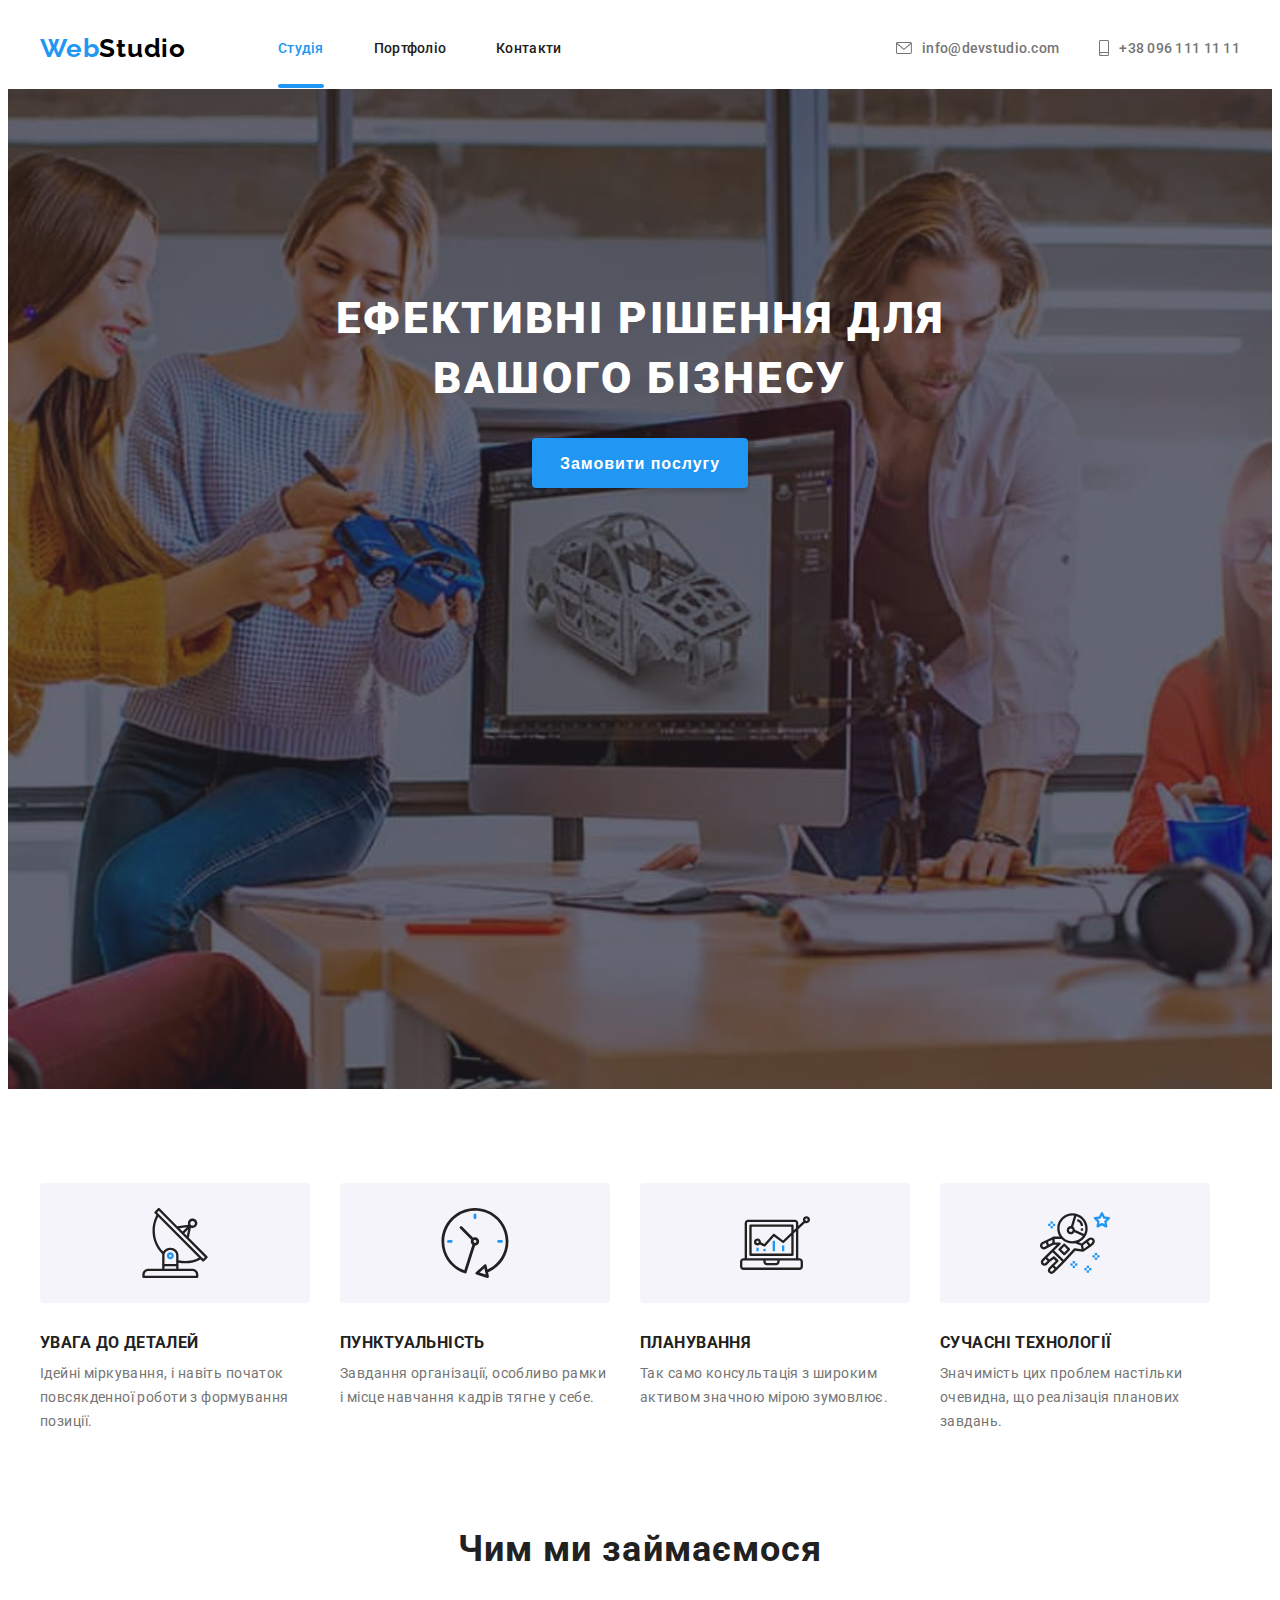
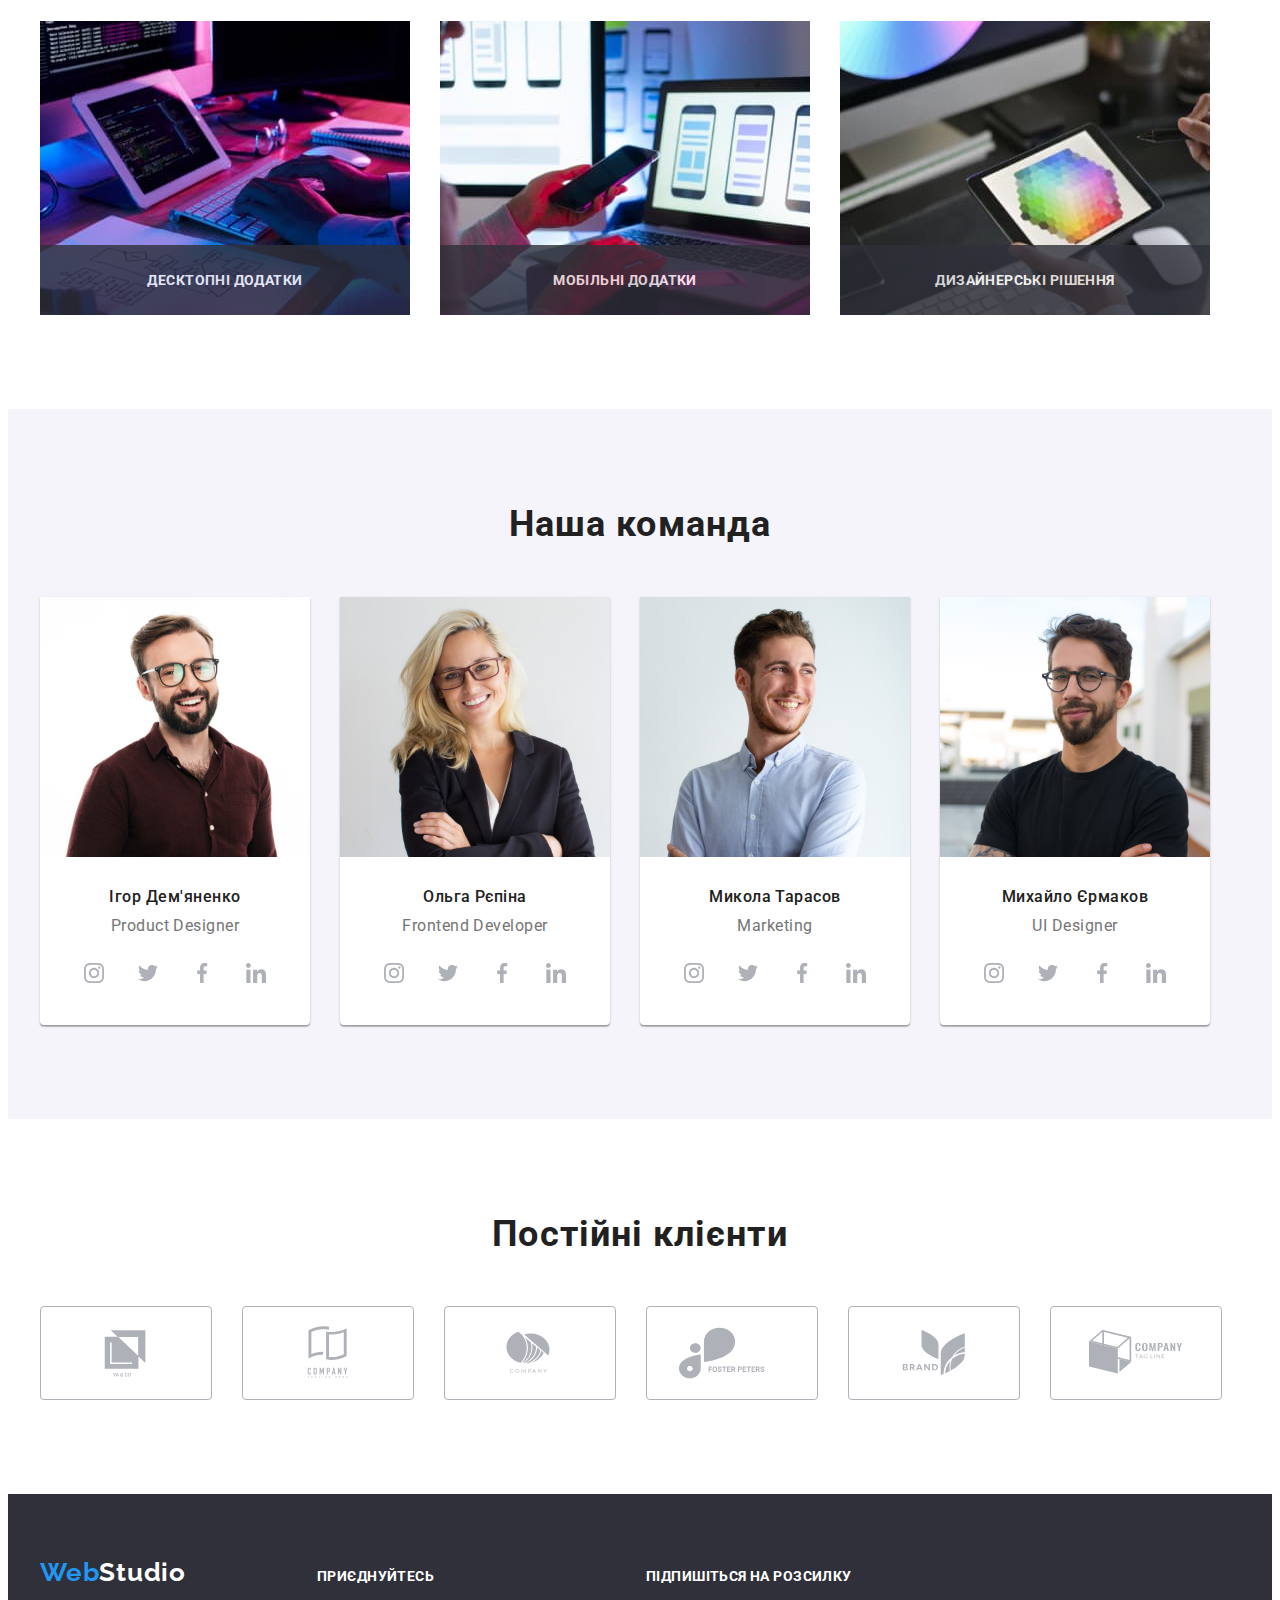
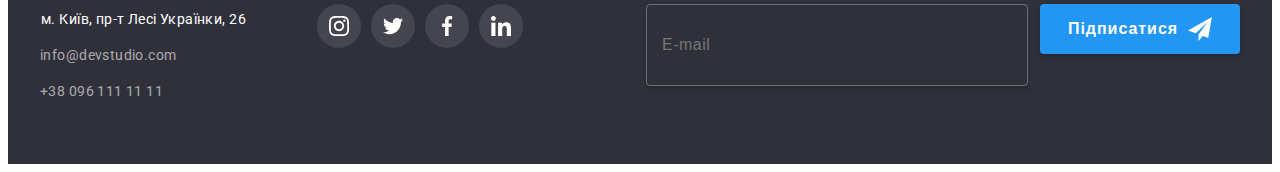
<file: index.html>
<!DOCTYPE html>
<html lang="uk-UA">
  <head>
    <meta charset="UTF-8" />
    <meta name="viewport" content="width=device-width, initial-scale=1.0" />
    <title>Студія</title>
    <link
      href="https://fonts.googleapis.com/css2?family=Raleway:wght@700&family=Roboto:wght@400;500;700;900&display=swap"
      rel="stylesheet"
    />
    <link
      rel="stylesheet"
      href="https://cdnjs.cloudflare.com/ajax/libs/modern-normalize/2.0.0/modern-normalize.min.css"
      integrity="sha512-4xo8blKMVCiXpTaLzQSLSw3KFOVPWhm/TRtuPVc4WG6kUgjH6J03IBuG7JZPkcWMxJ5huwaBpOpnwYElP/m6wg=="
      crossorigin="anonymous"
      referrerpolicy="no-referrer"
    />
    <link rel="stylesheet" href="./css/main.min.css" />
  </head>
  <body>
    <!-- Шапка -->

    <header class="header">
      <div class="header__container container">
        <div class="logo">
          <a class="logo__link link" href="./index.html"
            >Web<span class="logo__text logo__text--black">Studio</span></a
          >
        </div>

        <nav class="nav">
          <ul class="nav__list list">
            <li class="nav__item">
              <a class="nav__link nav__link--current link" href="./index.html"
                >Студія</a
              >
            </li>
            <li class="nav__item">
              <a class="nav__link link" href="./portfolio.html">Портфоліо</a>
            </li>
            <li class="nav__item">
              <a class="nav__link link" href="">Контакти</a>
            </li>
          </ul>
        </nav>

        <ul class="info list">
          <li class="info__item">
            <a class="info__link link" href="mailto:info@devstudio.com">
              <svg class="info__icon" width="16" height="12">
                <use href="./images/icons/sprite.svg#envelope"></use>
              </svg>
              info@devstudio.com</a
            >
          </li>
          <li class="info__item">
            <a class="info__link link" href="tel:380961111111">
              <svg class="info__icon" width="10" height="16">
                <use href="./images/icons/sprite.svg#smartphone"></use>
              </svg>
              +38 096 111 11 11</a
            >
          </li>
        </ul>
      </div>
    </header>

    <main>
      <!-- Герой -->

      <section class="hero section overlay-bg">
        <div class="container">
          <h1 class="hero__title">Ефективні рішення для вашого бізнесу</h1>

          <button class="hero__btn modal-window-open-btn" type="button">
            Замовити послугу
          </button>

          <div class="backdrop is-hidden">
            <div class="modal-window">
              <button class="modal-window-close-btn" type="button">
                <svg class="modal-window-close-icon" width="18" height="18">
                  <use href="./images/icons/sprite.svg#icon-close"></use>
                </svg>
              </button>

              <form class="modal-form">
                <b class="modal-form__title">
                  Залиште свої дані, ми вам передзвонимо
                </b>

                <label class="modal-form__field"
                  ><span class="modal-form__label">Ім'я</span>
                  <input
                    class="modal-form__input"
                    type="text"
                    name="user-name"
                  />
                  <svg class="modal-form__icon" width="18" height="18">
                    <use href="./images/icons/sprite.svg#person-black"></use>
                  </svg>
                </label>

                <label class="modal-form__field"
                  ><span class="modal-form__label">Телефон</span>
                  <input
                    class="modal-form__input"
                    type="tel"
                    name="user-phone"
                  />
                  <svg class="modal-form__icon" width="18" height="18">
                    <use href="./images/icons/sprite.svg#phone-black"></use>
                  </svg>
                </label>

                <label class="modal-form__field"
                  ><span class="modal-form__label">Пошта</span>
                  <input
                    class="modal-form__input"
                    type="email"
                    name="user-email"
                  />
                  <svg class="modal-form__icon" width="18" height="18">
                    <use href="./images/icons/sprite.svg#email-black"></use>
                  </svg>
                </label>

                <!-- Textarea -->

                <label class="modal-form__field"
                  ><span class="modal-form__label">Коментар</span>
                  <textarea
                    class="modal-form__textarea"
                    name="user-comment"
                    placeholder="Введіть текст"
                  ></textarea>
                </label>

                <!-- Checkbox -->

                <label class="modal-form__policy">
                  <input
                    class="modal-form__checkbox visually-hidden"
                    type="checkbox"
                    name="user-contract"
                  />

                  <span class="modal-form__checkbox-custom">
                    <svg
                      class="modal-form__checkbox-icon"
                      width="16"
                      height="15"
                    >
                      <use href="./images/icons/sprite.svg#icon-check"></use>
                    </svg>
                  </span>

                  Погоджуюся з розсилкою та приймаю
                  <a
                    class="modal-form__checkbox-link"
                    href=""
                    target="_blank"
                    rel="noopener noreferrer"
                    >Умови договору</a
                  >
                </label>

                <button class="modal-form__btn" type="submit">
                  Відправити
                </button>
              </form>
            </div>
          </div>
        </div>
      </section>

      <!-- Особливості -->

      <section class="features section">
        <div class="container">
          <h2 class="visually-hidden">Особливості</h2>

          <ul class="features__list list">
            <li class="features__item">
              <div class="features__icon-box">
                <svg class="features__icon" width="70" height="70">
                  <use href="./images/icons/sprite.svg#antenna"></use>
                </svg>
              </div>
              <h3 class="features__title">УВАГА ДО ДЕТАЛЕЙ</h3>
              <p class="features__text">
                Ідейні міркування, і навіть початок повсякденної роботи з
                формування позиції.
              </p>
            </li>

            <li class="features__item">
              <div class="features__icon-box">
                <svg class="features__icon" width="70" height="70">
                  <use href="./images/icons/sprite.svg#clock"></use>
                </svg>
              </div>
              <h3 class="features__title">ПУНКТУАЛЬНІСТЬ</h3>
              <p class="features__text">
                Завдання організації, особливо рамки і місце навчання кадрів
                тягне у себе.
              </p>
            </li>

            <li class="features__item">
              <div class="features__icon-box">
                <svg class="features__icon" width="70" height="70">
                  <use href="./images/icons/sprite.svg#diagram"></use>
                </svg>
              </div>
              <h3 class="features__title">ПЛАНУВАННЯ</h3>
              <p class="features__text">
                Так само консультація з широким активом значною мірою зумовлює.
              </p>
            </li>

            <li class="features__item">
              <div class="features__icon-box">
                <svg class="features__icon" width="70" height="70">
                  <use href="./images/icons/sprite.svg#astronaut"></use>
                </svg>
              </div>
              <h3 class="features__title">СУЧАСНІ ТЕХНОЛОГІЇ</h3>
              <p class="features__text">
                Значимість цих проблем настільки очевидна, що реалізація
                планових завдань.
              </p>
            </li>
          </ul>
        </div>
      </section>

      <!-- Чим ми займаємося -->

      <section class="examples section">
        <div class="container">
          <h2 class="examples__title">Чим ми займаємося</h2>

          <ul class="examples__list list">
            <li class="examples__item">
              <div class="examples__img">
                <img
                  src="./images/examples/pc.jpg"
                  alt="Люитина за комп'ютером"
                  width="370"
                  height="294"
                />
                <p class="examples__text">Десктопні додатки</p>
              </div>
            </li>

            <li class="examples__item">
              <div class="examples__img">
                <img
                  src="./images/examples/phone.jpg"
                  alt="Люитина з телефоном"
                  width="370"
                  height="294"
                />
                <p class="examples__text">Мобільні додатки</p>
              </div>
            </li>

            <li class="examples__item">
              <div class="examples__img">
                <img
                  src="./images/examples/tablet.jpg"
                  alt="Люитина з планшетом"
                  width="370"
                  height="294"
                />
                <p class="examples__text">Дизайнерські рішення</p>
              </div>
            </li>
          </ul>
        </div>
      </section>

      <!-- Наша команда -->

      <section class="team section">
        <div class="container">
          <h2 class="team__title">Наша команда</h2>

          <ul class="team__list list">
            <li class="team__item">
              <div class="card">
                <img
                  class="card__img"
                  src="./images/team/igor.jpg"
                  alt="Фото Ігор Дем'яненко"
                  width="270"
                  height="260"
                />
                <h3 class="card__title">Ігор Дем'яненко</h3>
                <p class="card__text">Product Designer</p>

                <div class="socials">
                  <ul class="socials__list list">
                    <li class="socials__item">
                      <a
                        class="socials__link link"
                        href=""
                        target="_blank"
                        aria-label="іконка Instagram"
                      >
                        <svg class="socials__icon" width="20" height="20">
                          <use href="./images/icons/sprite.svg#instagram"></use>
                        </svg>
                      </a>
                    </li>
                    <li class="socials__item">
                      <a
                        class="socials__link link"
                        href=""
                        target="_blank"
                        aria-label="іконка Twitter"
                      >
                        <svg class="socials__icon" width="20" height="20">
                          <use href="./images/icons/sprite.svg#twitter"></use>
                        </svg>
                      </a>
                    </li>
                    <li class="socials__item">
                      <a
                        class="socials__link link"
                        href=""
                        target="_blank"
                        aria-label="іконка Facebook"
                      >
                        <svg class="socials__icon" width="20" height="20">
                          <use href="./images/icons/sprite.svg#facebook"></use>
                        </svg>
                      </a>
                    </li>
                    <li class="socials__item">
                      <a
                        class="socials__link link"
                        href=""
                        target="_blank"
                        aria-label="іконка Linkedin"
                      >
                        <svg class="socials__icon" width="20" height="20">
                          <use href="./images/icons/sprite.svg#linkedin"></use>
                        </svg>
                      </a>
                    </li>
                  </ul>
                </div>
              </div>
            </li>

            <li class="team__item">
              <div class="card">
                <img
                  class="card__img"
                  src="./images/team/olya.jpg"
                  alt="Фото Ольга Рєпіна"
                  width="270"
                  height="260"
                />
                <h3 class="card__title">Ольга Рєпіна</h3>
                <p class="card__text">Frontend Developer</p>

                <ul class="socials__list list">
                  <li class="socials__item">
                    <a
                      class="socials__link link"
                      href=""
                      target="_blank"
                      aria-label="іконка Instagram"
                    >
                      <svg class="socials__icon" width="20" height="20">
                        <use href="./images/icons/sprite.svg#instagram"></use>
                      </svg>
                    </a>
                  </li>
                  <li class="socials__item">
                    <a
                      class="socials__link link"
                      href=""
                      target="_blank"
                      aria-label="іконка Twitter"
                    >
                      <svg class="socials__icon" width="20" height="20">
                        <use href="./images/icons/sprite.svg#twitter"></use>
                      </svg>
                    </a>
                  </li>
                  <li class="socials__item">
                    <a
                      class="socials__link link"
                      href=""
                      target="_blank"
                      aria-label="іконка Facebook"
                    >
                      <svg class="socials__icon" width="20" height="20">
                        <use href="./images/icons/sprite.svg#facebook"></use>
                      </svg>
                    </a>
                  </li>
                  <li class="socials__item">
                    <a
                      class="socials__link link"
                      href=""
                      target="_blank"
                      aria-label="іконка Linkedin"
                    >
                      <svg class="socials__icon" width="20" height="20">
                        <use href="./images/icons/sprite.svg#linkedin"></use>
                      </svg>
                    </a>
                  </li>
                </ul>
              </div>
            </li>

            <li class="team__item">
              <div class="card">
                <img
                  class="card__img"
                  src="./images/team/kolya.jpg"
                  alt="Фото Микола Тарасов"
                  width="270"
                  height="260"
                />
                <h3 class="card__title">Микола Тарасов</h3>
                <p class="card__text">Marketing</p>

                <ul class="socials__list list">
                  <li class="socials__item">
                    <a
                      class="socials__link link"
                      href=""
                      target="_blank"
                      aria-label="іконка Instagram"
                    >
                      <svg class="socials__icon" width="20" height="20">
                        <use href="./images/icons/sprite.svg#instagram"></use>
                      </svg>
                    </a>
                  </li>
                  <li class="socials__item">
                    <a
                      class="socials__link link"
                      href=""
                      target="_blank"
                      aria-label="іконка Twitter"
                    >
                      <svg class="socials__icon" width="20" height="20">
                        <use href="./images/icons/sprite.svg#twitter"></use>
                      </svg>
                    </a>
                  </li>
                  <li class="socials__item">
                    <a
                      class="socials__link link"
                      href=""
                      target="_blank"
                      aria-label="іконка Facebook"
                    >
                      <svg class="socials__icon" width="20" height="20">
                        <use href="./images/icons/sprite.svg#facebook"></use>
                      </svg>
                    </a>
                  </li>
                  <li class="socials__item">
                    <a
                      class="socials__link link"
                      href=""
                      target="_blank"
                      aria-label="іконка Linkedin"
                    >
                      <svg class="socials__icon" width="20" height="20">
                        <use href="./images/icons/sprite.svg#linkedin"></use>
                      </svg>
                    </a>
                  </li>
                </ul>
              </div>
            </li>

            <li class="team__item">
              <div class="card">
                <img
                  class="card__img"
                  src="./images/team/misha.jpg"
                  alt="Фото Михайло Єрмаков"
                  width="270"
                  height="260"
                />
                <h3 class="card__title">Михайло Єрмаков</h3>
                <p class="card__text">UI Designer</p>

                <ul class="socials__list list">
                  <li class="socials__item">
                    <a
                      class="socials__link link"
                      href=""
                      target="_blank"
                      aria-label="іконка Instagram"
                    >
                      <svg class="socials__icon" width="20" height="20">
                        <use href="./images/icons/sprite.svg#instagram"></use>
                      </svg>
                    </a>
                  </li>
                  <li class="socials__item">
                    <a
                      class="socials__link link"
                      href=""
                      target="_blank"
                      aria-label="іконка Twitter"
                    >
                      <svg class="socials__icon" width="20" height="20">
                        <use href="./images/icons/sprite.svg#twitter"></use>
                      </svg>
                    </a>
                  </li>
                  <li class="socials__item">
                    <a
                      class="socials__link link"
                      href=""
                      target="_blank"
                      aria-label="іконка Facebook"
                    >
                      <svg class="socials__icon" width="20" height="20">
                        <use href="./images/icons/sprite.svg#facebook"></use>
                      </svg>
                    </a>
                  </li>
                  <li class="socials__item">
                    <a
                      class="socials__link link"
                      href=""
                      target="_blank"
                      aria-label="іконка Linkedin"
                    >
                      <svg class="socials__icon" width="20" height="20">
                        <use href="./images/icons/sprite.svg#linkedin"></use>
                      </svg>
                    </a>
                  </li>
                </ul>
              </div>
            </li>
          </ul>
        </div>
      </section>

      <!-- Постійні клієнти -->

      <section class="clients section">
        <div class="container">
          <h2 class="clients__title">Постійні клієнти</h2>

          <ul class="clients__list list">
            <li class="clients__item">
              <a class="clients__link link" href="">
                <svg class="clients__icon" width="106" height="60">
                  <use href="./images/icons/sprite.svg#client-1"></use>
                </svg>
              </a>
            </li>
            <li class="clients__item">
              <a class="clients__link link" href="">
                <svg class="clients__icon" width="106" height="60">
                  <use href="./images/icons/sprite.svg#client-2"></use>
                </svg>
              </a>
            </li>
            <li class="clients__item">
              <a class="clients__link link" href="">
                <svg class="clients__icon" width="106" height="60">
                  <use href="./images/icons/sprite.svg#client-3"></use>
                </svg>
              </a>
            </li>
            <li class="clients__item">
              <a class="clients__link link" href="">
                <svg class="clients__icon" width="106" height="60">
                  <use href="./images/icons/sprite.svg#client-4"></use>
                </svg>
              </a>
            </li>
            <li class="clients__item">
              <a class="clients__link link" href="">
                <svg class="clients__icon" width="106" height="60">
                  <use href="./images/icons/sprite.svg#client-5"></use>
                </svg>
              </a>
            </li>
            <li class="clients__item">
              <a class="clients__link link" href="">
                <svg class="clients__icon" width="106" height="60">
                  <use href="./images/icons/sprite.svg#client-6"></use>
                </svg>
              </a>
            </li>
          </ul>
        </div>
      </section>
    </main>

    <!-- Підвал -->

    <footer class="footer">
      <div class="footer__container container">
        <div class="footer__address">
          <div class="logo">
            <a class="logo__link link" href="./index.html"
              >Web<span class="logo__text logo__text--white">Studio</span></a
            >
          </div>

          <address class="address">
            <p class="address__text">м. Київ, пр-т Лесі Українки, 26</p>
            <a class="address__link link" href="mailto:info@devstudio.com"
              >info@devstudio.com</a
            >
            <a class="address__link link" href="tel:380961111111"
              >+38 096 111 11 11</a
            >
          </address>
        </div>

        <div class="footer__socials">
          <div class="socials">
            <p class="socials__title">Приєднуйтесь</p>

            <ul class="socials__list list">
              <li class="socials__item socials__item--black">
                <a
                  class="socials__link link"
                  href=""
                  target="_blank"
                  aria-label="іконка Instagram"
                >
                  <svg
                    class="socials__icon socials__icon--white"
                    width="20"
                    height="20"
                  >
                    <use href="./images/icons/sprite.svg#instagram"></use>
                  </svg>
                </a>
              </li>
              <li class="socials__item socials__item--black">
                <a
                  class="socials__link link"
                  href=""
                  target="_blank"
                  aria-label="іконка Twitter"
                >
                  <svg
                    class="socials__icon socials__icon--white"
                    width="20"
                    height="20"
                  >
                    <use href="./images/icons/sprite.svg#twitter"></use>
                  </svg>
                </a>
              </li>
              <li class="socials__item socials__item--black">
                <a
                  class="socials__link link"
                  href=""
                  target="_blank"
                  aria-label="іконка Facebook"
                >
                  <svg
                    class="socials__icon socials__icon--white"
                    width="20"
                    height="20"
                  >
                    <use href="./images/icons/sprite.svg#facebook"></use>
                  </svg>
                </a>
              </li>
              <li class="socials__item socials__item--black">
                <a
                  class="socials__link link"
                  href=""
                  target="_blank"
                  aria-label="іконка Linkedin"
                >
                  <svg
                    class="socials__icon socials__icon--white"
                    width="20"
                    height="20"
                  >
                    <use href="./images/icons/sprite.svg#linkedin"></use>
                  </svg>
                </a>
              </li>
            </ul>
          </div>
        </div>

        <div class="footer__form">
          <form class="form">
            <b class="form__title">Підпишіться на розсилку</b>
            <div class="form__field">
              <input class="form__input" type="email" placeholder="E-mail" />

              <button class="form__btn" type="submit">
                <span class="form__btn-label">Підписатися</span>
                <svg class="form__btn-icon" width="24" height="24">
                  <use href="./images/icons/sprite.svg#icon-send"></use>
                </svg>
              </button>
            </div>
          </form>
        </div>
      </div>
    </footer>

    <script src="./js/modal.js"></script>
  </body>
</html>
</file>
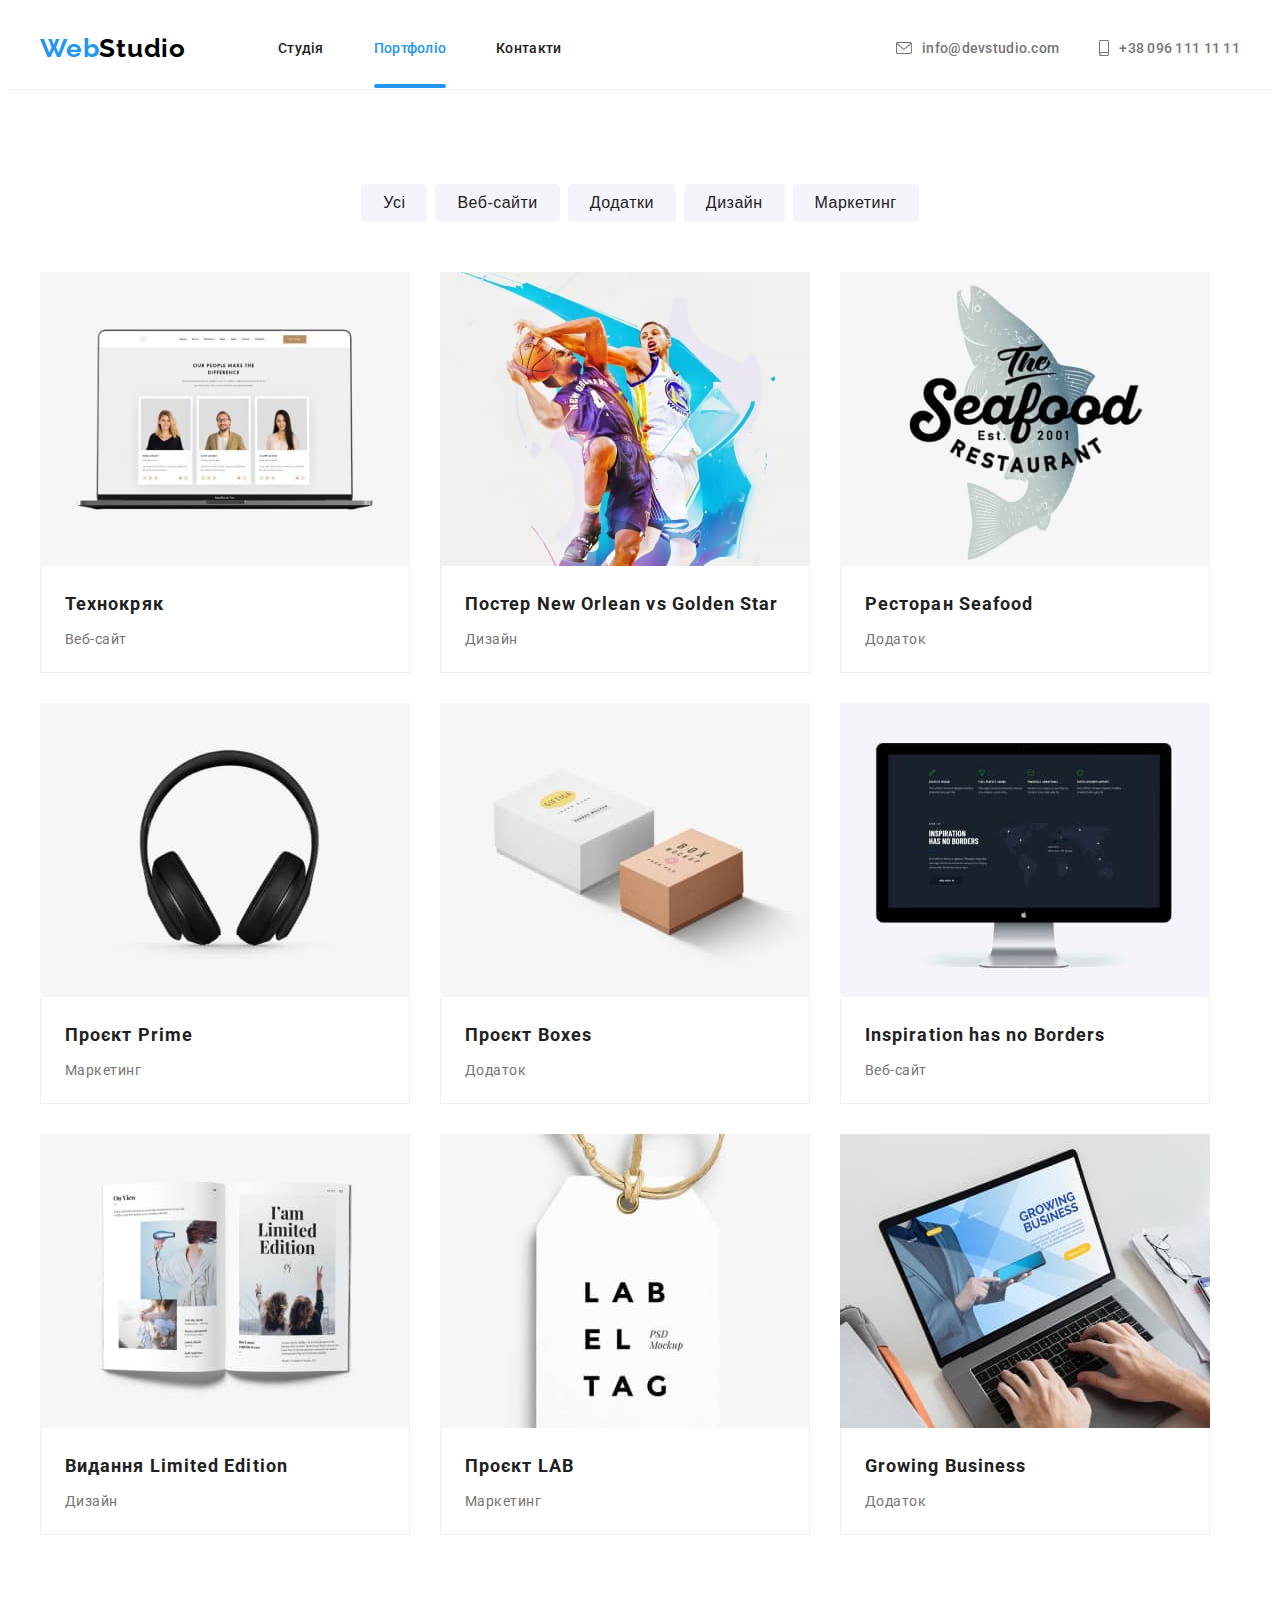
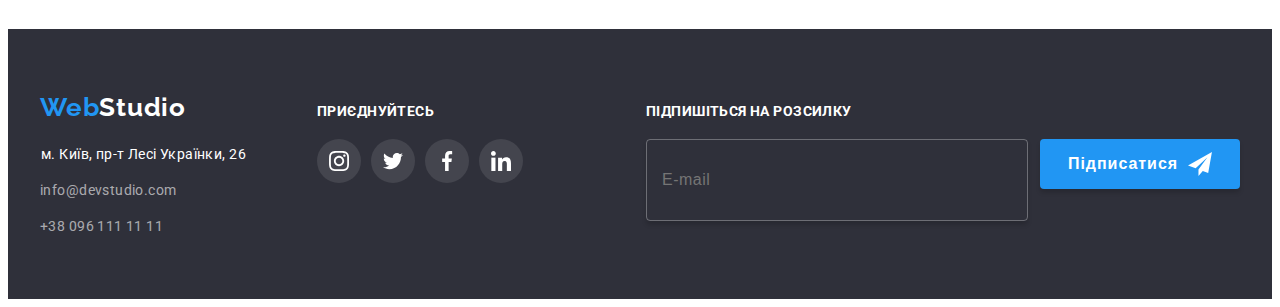
<file: portfolio.html>
<!DOCTYPE html>
<html lang="uk-UA">
  <head>
    <meta charset="UTF-8" />
    <meta name="viewport" content="width=device-width, initial-scale=1.0" />
    <title>Портфоліо</title>
    <link
      href="https://fonts.googleapis.com/css2?family=Raleway:wght@700&family=Roboto:wght@400;500;700;900&display=swap"
      rel="stylesheet"
    />
    <link
      rel="stylesheet"
      href="https://cdnjs.cloudflare.com/ajax/libs/modern-normalize/2.0.0/modern-normalize.min.css"
      integrity="sha512-4xo8blKMVCiXpTaLzQSLSw3KFOVPWhm/TRtuPVc4WG6kUgjH6J03IBuG7JZPkcWMxJ5huwaBpOpnwYElP/m6wg=="
      crossorigin="anonymous"
      referrerpolicy="no-referrer"
    />
    <link rel="stylesheet" href="./css/main.min.css" />
  </head>

  <body>
    <!-- Шапка -->

    <header class="header header--bordered">
      <div class="header__container container">
        <div class="logo">
          <a class="logo__link link" href="./index.html"
            >Web<span class="logo__text logo__text--black">Studio</span></a
          >
        </div>

        <nav class="nav">
          <ul class="nav__list list">
            <li class="nav__item">
              <a class="nav__link link" href="./index.html">Студія</a>
            </li>
            <li class="nav__item">
              <a
                class="nav__link nav__link--current link"
                href="./portfolio.html"
                >Портфоліо</a
              >
            </li>
            <li class="nav__item">
              <a class="nav__link link" href="">Контакти</a>
            </li>
          </ul>
        </nav>

        <ul class="info list">
          <li class="info__item">
            <a class="info__link link" href="mailto:info@devstudio.com">
              <svg class="info__icon" width="16" height="12">
                <use href="./images/icons/sprite.svg#envelope"></use>
              </svg>
              info@devstudio.com</a
            >
          </li>
          <li class="info__item">
            <a class="info__link link" href="tel:380961111111">
              <svg class="info__icon" width="10" height="16">
                <use href="./images/icons/sprite.svg#smartphone"></use>
              </svg>
              +38 096 111 11 11</a
            >
          </li>
        </ul>
      </div>
    </header>

    <main>
      <section class="portfolio section">
        <div class="container">
          <h1 class="visually-hidden">Портфоліо</h1>

          <!-- Фільтр -->

          <h2 class="visually-hidden">Фільтр робіт</h2>

          <ul class="filter list">
            <li class="filter__item">
              <button class="filter__btn" type="button">Усі</button>
            </li>
            <li class="filter__item">
              <button class="filter__btn" type="button">Веб-сайти</button>
            </li>
            <li class="filter__item">
              <button class="filter__btn" type="button">Додатки</button>
            </li>
            <li class="filter__item">
              <button class="filter__btn" type="button">Дизайн</button>
            </li>
            <li class="filter__item">
              <button class="filter__btn" type="button">Маркетинг</button>
            </li>
          </ul>

          <!-- Список робіт -->

          <h2 class="visually-hidden">Список робіт</h2>

          <ul class="works list">
            <li class="works__item">
              <a class="works__link link" href="">
                <div class="overlay">
                  <img
                    class="overlay__img"
                    src="./images/portfolio/techno.jpg"
                    alt="Сторінка веб-сайту"
                    width="370"
                    height="294"
                  />

                  <div class="overlay__card">
                    <p class="overlay__text">
                      Ресурс пропонує комплексні пропозиції з різним рівнем
                      функціоналу та сервісів. Все це дозволить відвідувачу
                      отримати вичерпні відомості про компанію чи приватну
                      особу.
                    </p>
                  </div>
                </div>

                <div class="works__info">
                  <h3 class="works__title">Технокряк</h3>
                  <p class="works__text">Веб-сайт</p>
                </div>
              </a>
            </li>

            <li class="works__item">
              <a class="works__link link" href="">
                <div class="overlay">
                  <img
                    class="overlay__img"
                    src="./images/portfolio/new-orlean.jpg"
                    alt="Сторінка веб-сайту"
                    width="370"
                    height="294"
                  />

                  <div class="overlay__card">
                    <p class="overlay__text">
                      Ресурс пропонує комплексні пропозиції з різним рівнем
                      функціоналу та сервісів. Все це дозволить відвідувачу
                      отримати вичерпні відомості про компанію чи приватну
                      особу.
                    </p>
                  </div>
                </div>
                <div class="works__info">
                  <h3 class="works__title">Постер New Orlean vs Golden Star</h3>
                  <p class="works__text">Дизайн</p>
                </div>
              </a>
            </li>

            <li class="works__item">
              <a class="works__link link" href="">
                <div class="overlay">
                  <img
                    class="overlay__img"
                    src="./images/portfolio/seafood.jpg"
                    alt="Сторінка веб-сайту"
                    width="370"
                    height="294"
                  />

                  <div class="overlay__card">
                    <p class="overlay__text">
                      Ресурс пропонує комплексні пропозиції з різним рівнем
                      функціоналу та сервісів. Все це дозволить відвідувачу
                      отримати вичерпні відомості про компанію чи приватну
                      особу.
                    </p>
                  </div>
                </div>
                <div class="works__info">
                  <h3 class="works__title">Ресторан Seafood</h3>
                  <p class="works__text">Додаток</p>
                </div>
              </a>
            </li>

            <li class="works__item">
              <a class="works__link link" href="">
                <div class="overlay">
                  <img
                    class="overlay__img"
                    src="./images/portfolio/prime.jpg"
                    alt="Сторінка веб-сайту"
                    width="370"
                    height="294"
                  />

                  <div class="overlay__card">
                    <p class="overlay__text">
                      Ресурс пропонує комплексні пропозиції з різним рівнем
                      функціоналу та сервісів. Все це дозволить відвідувачу
                      отримати вичерпні відомості про компанію чи приватну
                      особу.
                    </p>
                  </div>
                </div>
                <div class="works__info">
                  <h3 class="works__title">Проєкт Prime</h3>
                  <p class="works__text">Маркетинг</p>
                </div>
              </a>
            </li>

            <li class="works__item">
              <a class="works__link link" href="">
                <div class="overlay">
                  <img
                    class="overlay__img"
                    src="./images/portfolio/boxes.jpg"
                    alt="Сторінка веб-сайту"
                    width="370"
                    height="294"
                  />

                  <div class="overlay__card">
                    <p class="overlay__text">
                      Ресурс пропонує комплексні пропозиції з різним рівнем
                      функціоналу та сервісів. Все це дозволить відвідувачу
                      отримати вичерпні відомості про компанію чи приватну
                      особу.
                    </p>
                  </div>
                </div>
                <div class="works__info">
                  <h3 class="works__title">Проєкт Boxes</h3>
                  <p class="works__text">Додаток</p>
                </div>
              </a>
            </li>

            <li class="works__item">
              <a class="works__link link" href="">
                <div class="overlay">
                  <img
                    class="overlay__img"
                    src="./images/portfolio/no-borders.jpg"
                    alt="Сторінка веб-сайту"
                    width="370"
                    height="294"
                  />

                  <div class="overlay__card">
                    <p class="overlay__text">
                      Ресурс пропонує комплексні пропозиції з різним рівнем
                      функціоналу та сервісів. Все це дозволить відвідувачу
                      отримати вичерпні відомості про компанію чи приватну
                      особу.
                    </p>
                  </div>
                </div>
                <div class="works__info">
                  <h3 class="works__title">Inspiration has no Borders</h3>
                  <p class="works__text">Веб-сайт</p>
                </div>
              </a>
            </li>

            <li class="works__item">
              <a class="works__link link" href="">
                <div class="overlay">
                  <img
                    class="overlay__img"
                    src="./images/portfolio/limited-edition.jpg"
                    alt="Сторінка веб-сайту"
                    width="370"
                    height="294"
                  />

                  <div class="overlay__card">
                    <p class="overlay__text">
                      Ресурс пропонує комплексні пропозиції з різним рівнем
                      функціоналу та сервісів. Все це дозволить відвідувачу
                      отримати вичерпні відомості про компанію чи приватну
                      особу.
                    </p>
                  </div>
                </div>
                <div class="works__info">
                  <h3 class="works__title">Видання Limited Edition</h3>
                  <p class="works__text">Дизайн</p>
                </div>
              </a>
            </li>

            <li class="works__item">
              <a class="works__link link" href="">
                <div class="overlay">
                  <img
                    class="overlay__img"
                    src="./images/portfolio/lab.jpg"
                    alt="Сторінка веб-сайту"
                    width="370"
                    height="294"
                  />

                  <div class="overlay__card">
                    <p class="overlay__text">
                      Ресурс пропонує комплексні пропозиції з різним рівнем
                      функціоналу та сервісів. Все це дозволить відвідувачу
                      отримати вичерпні відомості про компанію чи приватну
                      особу.
                    </p>
                  </div>
                </div>
                <div class="works__info">
                  <h3 class="works__title">Проєкт LAB</h3>
                  <p class="works__text">Маркетинг</p>
                </div>
              </a>
            </li>

            <li class="works__item">
              <a class="works__link link" href="">
                <div class="overlay">
                  <img
                    class="overlay__img"
                    src="./images/portfolio/growing-bisiness.jpg"
                    alt="Сторінка веб-сайту"
                    width="370"
                    height="294"
                  />

                  <div class="overlay__card">
                    <p class="overlay__text">
                      Ресурс пропонує комплексні пропозиції з різним рівнем
                      функціоналу та сервісів. Все це дозволить відвідувачу
                      отримати вичерпні відомості про компанію чи приватну
                      особу.
                    </p>
                  </div>
                </div>
                <div class="works__info">
                  <h3 class="works__title">Growing Business</h3>
                  <p class="works__text">Додаток</p>
                </div>
              </a>
            </li>
          </ul>
        </div>
      </section>
    </main>

    <!-- Підвал -->

    <footer class="footer">
      <div class="footer__container container">
        <div class="footer__address">
          <div class="logo">
            <a class="logo__link link" href="./index.html"
              >Web<span class="logo__text logo__text--white">Studio</span></a
            >
          </div>

          <address class="address">
            <p class="address__text">м. Київ, пр-т Лесі Українки, 26</p>
            <a class="address__link link" href="mailto:info@devstudio.com"
              >info@devstudio.com</a
            >
            <a class="address__link link" href="tel:380961111111"
              >+38 096 111 11 11</a
            >
          </address>
        </div>

        <div class="footer__socials">
          <div class="socials">
            <p class="socials__title">Приєднуйтесь</p>

            <ul class="socials__list list">
              <li class="socials__item socials__item--black">
                <a
                  class="socials__link link"
                  href=""
                  target="_blank"
                  aria-label="іконка Instagram"
                >
                  <svg
                    class="socials__icon socials__icon--white"
                    width="20"
                    height="20"
                  >
                    <use href="./images/icons/sprite.svg#instagram"></use>
                  </svg>
                </a>
              </li>
              <li class="socials__item socials__item--black">
                <a
                  class="socials__link link"
                  href=""
                  target="_blank"
                  aria-label="іконка Twitter"
                >
                  <svg
                    class="socials__icon socials__icon--white"
                    width="20"
                    height="20"
                  >
                    <use href="./images/icons/sprite.svg#twitter"></use>
                  </svg>
                </a>
              </li>
              <li class="socials__item socials__item--black">
                <a
                  class="socials__link link"
                  href=""
                  target="_blank"
                  aria-label="іконка Facebook"
                >
                  <svg
                    class="socials__icon socials__icon--white"
                    width="20"
                    height="20"
                  >
                    <use href="./images/icons/sprite.svg#facebook"></use>
                  </svg>
                </a>
              </li>
              <li class="socials__item socials__item--black">
                <a
                  class="socials__link link"
                  href=""
                  target="_blank"
                  aria-label="іконка Linkedin"
                >
                  <svg
                    class="socials__icon socials__icon--white"
                    width="20"
                    height="20"
                  >
                    <use href="./images/icons/sprite.svg#linkedin"></use>
                  </svg>
                </a>
              </li>
            </ul>
          </div>
        </div>

        <div class="footer__form">
          <form class="form">
            <b class="form__title">Підпишіться на розсилку</b>
            <div class="form__field">
              <input class="form__input" type="email" placeholder="E-mail" />

              <button class="form__btn btn" type="submit">
                <span class="form__btn-label">Підписатися</span>
                <svg class="form__btn-icon" width="24" height="24">
                  <use href="./images/icons/sprite.svg#icon-send"></use>
                </svg>
              </button>
            </div>
          </form>
        </div>
      </div>
    </footer>
  </body>
</html>
</file>
<file: css/main.min.css>
:root{--primary-bg-color: #ffffff;--secondary-bg-color: #f5f4fa;--header-underline-color: #ececec;--logo-black-color: #000000;--accent-color: #2196f3;--primary-text-color: #757575;--secondary-text-color: #212121;--primary-icon-color: #afb1b8;--footer-icon-bg-color: rgba(255, 255, 255, 0.1);--hero-bg-color: #c4c4c4;--footer-bg-color: #2f303a;--address-text-color: rgba(255, 255, 255, 0.6);--hover-focus-time: cubic-bezier(0.4, 0, 0.2, 1);--primary-font-family: "Roboto", sans-serif;--primary-font-size: 14px;--primary-font-weight: 400;--primary-letter-spacing: 0.42px;--primary-text-align: center}.visually-hidden{position:absolute;width:1px;height:1px;margin:-1px;border:0;padding:0;white-space:nowrap;-webkit-clip-path:inset(100%);clip-path:inset(100%);clip:rect(0 0 0 0);overflow:hidden}html{scroll-behavior:smooth}body{font-family:var(--primary-font-family);font-size:var(--primary-font-size);font-weight:var(--primary-font-weight);letter-spacing:var(--primary-letter-spacing);text-align:var(--primary-text-align);background-color:var(--primary-bg-color);color:var(--primary-text-color)}.section{padding-top:94px;padding-bottom:94px}img{display:block}.list{margin:0;padding:0;list-style:none}.link{text-decoration:none}.container{width:1200px;margin:0 auto;padding-right:15px;padding-left:15px}.btn{margin:0;padding-top:10px;padding-bottom:10px;width:200px;height:50px;font-size:16px;font-weight:700;line-height:1.87;letter-spacing:.96px;text-align:center;color:var(--primary-bg-color);border:none;border-radius:4px;background-color:var(--accent-color);-webkit-box-shadow:0px 4px 4px 0px rgba(0,0,0,.15);box-shadow:0px 4px 4px 0px rgba(0,0,0,.15);-webkit-transition:color 250ms var(--hover-focus-time);transition:color 250ms var(--hover-focus-time);cursor:pointer}.header--bordered{border-bottom:1px solid var(--header-underline-color)}.header__container{display:-webkit-box;display:-ms-flexbox;display:flex;-webkit-box-align:center;-ms-flex-align:center;align-items:center}.logo{width:145px;height:31px}.logo__link{font-family:"Raleway",sans-serif;font-size:26px;font-weight:700;line-height:1.2;letter-spacing:.78px;color:var(--accent-color)}.logo__text--black{color:var(--logo-black-color)}.nav__list{display:-webkit-box;display:-ms-flexbox;display:flex;margin-left:93px}.nav__item:not(:last-child){margin-right:50px}.nav__link{padding-top:32px;padding-bottom:32px;font-weight:500;line-height:1.2;letter-spacing:.28px;color:var(--secondary-text-color);-webkit-transition:color 250ms var(--hover-focus-time);transition:color 250ms var(--hover-focus-time)}.nav__link:hover,.nav__link:focus{color:var(--accent-color)}.nav__link--current{position:relative;color:var(--accent-color)}.nav__link--current::after{content:"";display:block;position:absolute;right:0;bottom:0;width:100%;height:4px;border-radius:2px;background-color:var(--accent-color)}.info{display:-webkit-box;display:-ms-flexbox;display:flex;-webkit-box-align:center;-ms-flex-align:center;align-items:center;margin-left:auto}.info__item:not(:last-child){margin-right:40px}.info__link{display:-webkit-box;display:-ms-flexbox;display:flex;-webkit-box-align:center;-ms-flex-align:center;align-items:center;padding-top:32px;padding-bottom:32px;font-weight:500;line-height:1.2;letter-spacing:.28px;color:var(--primary-text-color);-webkit-transition:color 250ms var(--hover-focus-time);transition:color 250ms var(--hover-focus-time)}.info__link:hover,.info__link:focus{color:var(--accent-color)}.info__icon{margin-right:10px;fill:currentColor}.hero{padding-top:200px;padding-bottom:200px;text-align:center}.hero__title{width:696px;margin-top:0;margin-right:auto;margin-bottom:30px;margin-left:auto;font-size:44px;font-weight:900;line-height:1.36;letter-spacing:2.64px;text-transform:uppercase;color:var(--primary-bg-color)}.hero__btn{margin:0;padding-top:10px;padding-bottom:10px;width:200px;height:50px;font-size:16px;font-weight:700;line-height:1.87;letter-spacing:.96px;text-align:center;color:var(--primary-bg-color);border:none;border-radius:4px;background-color:var(--accent-color);-webkit-box-shadow:0px 4px 4px 0px rgba(0,0,0,.15);box-shadow:0px 4px 4px 0px rgba(0,0,0,.15);-webkit-transition:color 250ms var(--hover-focus-time);transition:color 250ms var(--hover-focus-time);cursor:pointer;width:216px}.hero__btn:hover{color:var(--hero-bg-color)}.overlay-bg{height:600px;max-width:1600px;margin-right:auto;margin-left:auto;background-color:var(--hero-bg-color);background-image:-webkit-gradient(linear, left top, right top, from(rgba(47, 48, 58, 0.4)), to(rgba(47, 48, 58, 0.4))),url("../images/hero/hero-bg-photo.jpg");background-image:linear-gradient(to right, rgba(47, 48, 58, 0.4), rgba(47, 48, 58, 0.4)),url("../images/hero/hero-bg-photo.jpg");background-repeat:no-repeat;background-position:center;background-size:cover}.backdrop{position:fixed;top:0;left:0;width:100%;height:100%;background-color:rgba(0,0,0,.2);z-index:10;opacity:1;visibility:visible;-webkit-transition:opacity 250ms var(--hover-focus-time),visibility 250ms var(--hover-focus-time);transition:opacity 250ms var(--hover-focus-time),visibility 250ms var(--hover-focus-time)}.backdrop.is-hidden{opacity:0;visibility:hidden;pointer-events:none}.modal-window{position:absolute;top:50%;left:50%;-webkit-transform:translate(-50%, -50%) scaleX(1);transform:translate(-50%, -50%) scaleX(1);-webkit-transition:-webkit-transform 250ms var(--hover-focus-time);transition:-webkit-transform 250ms var(--hover-focus-time);transition:transform 250ms var(--hover-focus-time);transition:transform 250ms var(--hover-focus-time), -webkit-transform 250ms var(--hover-focus-time);width:528px;height:581px;border-radius:4px;background-color:var(--primary-bg-color);-webkit-box-shadow:0px 2px 1px 0px rgba(0,0,0,.2),0px 1px 1px 0px rgba(0,0,0,.14),0px 1px 3px 0px rgba(0,0,0,.12);box-shadow:0px 2px 1px 0px rgba(0,0,0,.2),0px 1px 1px 0px rgba(0,0,0,.14),0px 1px 3px 0px rgba(0,0,0,.12)}.backdrop.is-hidden>.modal-window{-webkit-transform:translate(-50%, -50%) scaleX(0);transform:translate(-50%, -50%) scaleX(0)}.modal-window-close-btn{position:absolute;top:8px;right:8px;padding:0;width:30px;height:30px;border-radius:50%;border:1px solid rgba(0,0,0,.1);background-color:var(--primary-bg-color);cursor:pointer}.modal-window-close-icon{display:block;margin:0 auto;fill:var(--logo-black-color);-webkit-transition:fill 250ms var(--hover-focus-time);transition:fill 250ms var(--hover-focus-time)}.modal-window-close-btn:hover>.modal-window-close-icon{fill:var(--accent-color)}.modal-form{margin:0;padding:40px;width:100%;height:100%}.modal-form__title{display:block;margin-top:0;margin-bottom:12px;font-size:20px;font-weight:700;letter-spacing:.6px;color:var(--secondary-text-color)}.modal-form__field{position:relative;display:block}.modal-form__label{display:block;margin-bottom:4px;font-size:12px;letter-spacing:.12px;text-align:left;color:var(--primary-text-color)}.modal-form__input{display:block;margin-bottom:10px;padding:12px 12px 12px 44px;width:100%;height:40px;border-radius:4px;border:1px solid rgba(33,33,33,.2);outline:rgba(0,0,0,0);-webkit-transition:border-color 250ms var(--hover-focus-time);transition:border-color 250ms var(--hover-focus-time)}.modal-form__input:focus{border-color:var(--accent-color)}.modal-form__icon{position:absolute;top:30px;left:12px;fill:var(--secondary-text-color);-webkit-transition:fill 250ms var(--hover-focus-time);transition:fill 250ms var(--hover-focus-time)}.modal-form__input:focus+.modal-form__icon{fill:var(--accent-color)}.modal-form__textarea{display:block;margin-bottom:20px;padding:12px 16px;width:100%;height:120px;resize:none;border-radius:4px;border-color:rgba(0,0,0,0);outline:1px solid rgba(33,33,33,.2);-webkit-transition:border-color 250ms var(--hover-focus-time);transition:border-color 250ms var(--hover-focus-time)}.modal-form__textarea:focus{border-color:var(--accent-color)}.modal-form__textarea::-webkit-input-placeholder{font-size:12px;letter-spacing:.12px;color:rgba(117,117,117,.5)}.modal-form__textarea::-moz-placeholder{font-size:12px;letter-spacing:.12px;color:rgba(117,117,117,.5)}.modal-form__textarea:-ms-input-placeholder{font-size:12px;letter-spacing:.12px;color:rgba(117,117,117,.5)}.modal-form__textarea::-ms-input-placeholder{font-size:12px;letter-spacing:.12px;color:rgba(117,117,117,.5)}.modal-form__textarea::placeholder{font-size:12px;letter-spacing:.12px;color:rgba(117,117,117,.5)}.modal-form__policy{display:-webkit-box;display:-ms-flexbox;display:flex;-webkit-box-align:center;-ms-flex-align:center;align-items:center;-webkit-box-pack:center;-ms-flex-pack:center;justify-content:center;margin-top:0;margin-bottom:30px;width:100%;height:24px;line-height:1.71;color:var(--primary-text-color)}.modal-form__checkbox-custom{display:-webkit-box;display:-ms-flexbox;display:flex;-webkit-box-align:center;-ms-flex-align:center;align-items:center;-webkit-box-pack:center;-ms-flex-pack:center;justify-content:center;margin-right:7px;width:16px;height:15px;border-radius:2px;border:2px solid var(--secondary-text-color);-webkit-transition:background-color 250ms var(--hover-focus-time),border-color 250ms var(--hover-focus-time);transition:background-color 250ms var(--hover-focus-time),border-color 250ms var(--hover-focus-time)}.modal-form__checkbox:focus+.modal-form__checkbox-custom{border-color:var(--accent-color)}.modal-form__checkbox:checked+.modal-form__checkbox-custom{border-color:rgba(0,0,0,0);background-color:var(--accent-color);background-size:contain;background-origin:border-box}.modal-form__checkbox-icon{display:block}.modal-form__checkbox-link{margin-left:5px;line-height:24px;color:var(--accent-color)}.modal-form__btn{margin:0;padding-top:10px;padding-bottom:10px;width:200px;height:50px;font-size:16px;font-weight:700;line-height:1.87;letter-spacing:.96px;text-align:center;color:var(--primary-bg-color);border:none;border-radius:4px;background-color:var(--accent-color);-webkit-box-shadow:0px 4px 4px 0px rgba(0,0,0,.15);box-shadow:0px 4px 4px 0px rgba(0,0,0,.15);-webkit-transition:color 250ms var(--hover-focus-time);transition:color 250ms var(--hover-focus-time);cursor:pointer;padding-left:32px;padding-right:32px;background-color:#188ce8}.features__list{display:-webkit-box;display:-ms-flexbox;display:flex}.features__item{width:270px}.features__item:not(:last-child){margin-right:30px}.features__icon-box{display:-webkit-box;display:-ms-flexbox;display:flex;-webkit-box-align:center;-ms-flex-align:center;align-items:center;-webkit-box-pack:center;-ms-flex-pack:center;justify-content:center;width:100%;height:120px;margin-bottom:30px;border-radius:4px;background-color:var(--secondary-bg-color)}.features__icon{margin:0}.features__title{margin-top:0;margin-bottom:10px;font-weight:700;line-height:1.2;text-align:left;text-transform:uppercase;color:var(--secondary-text-color)}.features__text{margin:0;line-height:1.71;text-align:left;color:var(--primary-text-color)}.examples{padding-top:0}.examples__title{margin-top:0;margin-bottom:50px;font-size:36px;font-weight:700;line-height:1.2;letter-spacing:1.08px;color:var(--secondary-text-color)}.examples__list{display:-webkit-box;display:-ms-flexbox;display:flex}.examples__item:not(:last-child){margin-right:30px}.examples__img{position:relative}.examples__text{position:absolute;right:0;bottom:0;display:-webkit-box;display:-ms-flexbox;display:flex;width:100%;height:70px;margin:0;-webkit-box-align:center;-ms-flex-align:center;align-items:center;-webkit-box-pack:center;-ms-flex-pack:center;justify-content:center;font-weight:700;text-transform:uppercase;color:var(--primary-bg-color);background-color:var(--footer-bg-color);opacity:80%}.team{background-color:var(--secondary-bg-color)}.team__title{margin-top:0;margin-bottom:50px;font-size:36px;font-weight:700;line-height:1.2;letter-spacing:1.08px;color:var(--secondary-text-color)}.team__list{display:-webkit-box;display:-ms-flexbox;display:flex}.team__item{background-color:var(--primary-bg-color);border-radius:0px 0px 4px 4px;-webkit-box-shadow:0px 2px 1px 0px rgba(0,0,0,.2),0px 1px 1px 0px rgba(0,0,0,.14),0px 1px 3px 0px rgba(0,0,0,.12);box-shadow:0px 2px 1px 0px rgba(0,0,0,.2),0px 1px 1px 0px rgba(0,0,0,.14),0px 1px 3px 0px rgba(0,0,0,.12)}.team__item:not(:last-child){margin-right:30px}.card{padding-bottom:30px}.card__img{margin-bottom:30px}.card__title{margin-bottom:10px;font-size:16px;font-weight:500;line-height:1.2;letter-spacing:.48px;color:var(--secondary-text-color)}.card__text{margin:0;margin-bottom:16px;font-size:16px;font-weight:400;line-height:1.2;letter-spacing:.48px;color:var(--primary-text-color)}.socials__list{display:-webkit-box;display:-ms-flexbox;display:flex;-webkit-box-align:center;-ms-flex-align:center;align-items:center;-webkit-box-pack:center;-ms-flex-pack:center;justify-content:center}.socials__item:not(:last-child){margin-right:10px}.socials__item--black{border-radius:50%;background-color:var(--footer-icon-bg-color)}.socials__link{display:-webkit-box;display:-ms-flexbox;display:flex;-webkit-box-align:center;-ms-flex-align:center;align-items:center;-webkit-box-pack:center;-ms-flex-pack:center;justify-content:center;border-radius:50%;width:44px;height:44px;-webkit-transition:background-color 250ms var(--hover-focus-time);transition:background-color 250ms var(--hover-focus-time)}.socials__link:hover,.socials__link:focus{background-color:var(--accent-color)}.socials__icon{margin:0;fill:var(--primary-icon-color);-webkit-transition:fill 250ms var(--hover-focus-time);transition:fill 250ms var(--hover-focus-time)}.socials__icon--white{fill:var(--primary-bg-color)}.socials__link:hover .socials__icon,.socials__link:focus .socials__icon{fill:var(--primary-bg-color)}.clients__title{margin-top:0;margin-bottom:50px;font-size:36px;font-weight:700;line-height:1.2;letter-spacing:1.08px;color:var(--secondary-text-color)}.clients__list{display:-webkit-box;display:-ms-flexbox;display:flex}.clients__item:not(:last-child){margin-right:30px}.clients__link{display:-webkit-box;display:-ms-flexbox;display:flex;-webkit-box-align:center;-ms-flex-align:center;align-items:center;-webkit-box-pack:center;-ms-flex-pack:center;justify-content:center;width:170px;height:92px;border-radius:4px;border:1px solid var(--primary-icon-color);-webkit-transition:border-color 250ms var(--hover-focus-time);transition:border-color 250ms var(--hover-focus-time)}.clients__link:hover,.clients__link:focus{border-color:var(--accent-color)}.clients__icon{fill:var(--primary-icon-color);-webkit-transition:fill 250ms var(--hover-focus-time);transition:fill 250ms var(--hover-focus-time)}.clients__link:hover .clients__icon{fill:var(--accent-color)}.clients__link:focus .clients__icon{fill:var(--accent-color)}.filter{display:-webkit-box;display:-ms-flexbox;display:flex;margin-bottom:50px;-webkit-box-pack:center;-ms-flex-pack:center;justify-content:center}.filter__item:not(:last-child){margin-right:8px}.filter__btn{padding:6px 22px;font-size:16px;font-weight:500;line-height:1.62;letter-spacing:.48px;cursor:pointer;color:var(--secondary-text-color);background-color:var(--secondary-bg-color);border:none;border-radius:4px;-webkit-transition:color 250ms var(--hover-focus-time),background-color 250ms var(--hover-focus-time),-webkit-box-shadow 250ms var(--hover-focus-time);transition:color 250ms var(--hover-focus-time),background-color 250ms var(--hover-focus-time),-webkit-box-shadow 250ms var(--hover-focus-time);transition:color 250ms var(--hover-focus-time),background-color 250ms var(--hover-focus-time),box-shadow 250ms var(--hover-focus-time);transition:color 250ms var(--hover-focus-time),background-color 250ms var(--hover-focus-time),box-shadow 250ms var(--hover-focus-time),-webkit-box-shadow 250ms var(--hover-focus-time)}.filter__btn:hover,.filter__btn:focus{color:var(--primary-bg-color);background-color:var(--accent-color);-webkit-box-shadow:0px 2px 2px 0px rgba(0,0,0,.12),0px 1px 2px 0px rgba(0,0,0,.08),0px 3px 1px 0px rgba(0,0,0,.1);box-shadow:0px 2px 2px 0px rgba(0,0,0,.12),0px 1px 2px 0px rgba(0,0,0,.08),0px 3px 1px 0px rgba(0,0,0,.1)}.overlay{position:relative;overflow:hidden}.overlay__card{position:absolute;right:0;bottom:0;width:100%;height:100%;background-color:var(--accent-color);opacity:0;-webkit-transform:translateY(100%);transform:translateY(100%);-webkit-transition:opacity 250ms var(--hover-focus-time),-webkit-transform 250ms var(--hover-focus-time);transition:opacity 250ms var(--hover-focus-time),-webkit-transform 250ms var(--hover-focus-time);transition:transform 250ms var(--hover-focus-time),opacity 250ms var(--hover-focus-time);transition:transform 250ms var(--hover-focus-time),opacity 250ms var(--hover-focus-time),-webkit-transform 250ms var(--hover-focus-time)}.works__link:hover .overlay__card{-webkit-transform:translateY(0);transform:translateY(0);opacity:90%}.overlay__text{margin:0;padding:63px 24px;font-size:18px;line-height:1.55;letter-spacing:.54px;text-align:left;color:var(--primary-bg-color)}.works{display:-webkit-box;display:-ms-flexbox;display:flex;-ms-flex-wrap:wrap;flex-wrap:wrap}.works__item{width:370px;margin-right:30px;margin-bottom:30px}.works__item:nth-child(3n){margin-right:0}.works__item:nth-last-child(-n+3){margin-bottom:0}.works__link{display:block;text-decoration:none;-webkit-transition:-webkit-box-shadow 250ms var(--hover-focus-time);transition:-webkit-box-shadow 250ms var(--hover-focus-time);transition:box-shadow 250ms var(--hover-focus-time);transition:box-shadow 250ms var(--hover-focus-time), -webkit-box-shadow 250ms var(--hover-focus-time)}.works__link:hover,.works__link:focus{-webkit-box-shadow:1px 4px 6px 0px rgba(0,0,0,.16),0px 4px 4px 0px rgba(0,0,0,.06),0px 1px 1px 0px rgba(0,0,0,.12);box-shadow:1px 4px 6px 0px rgba(0,0,0,.16),0px 4px 4px 0px rgba(0,0,0,.06),0px 1px 1px 0px rgba(0,0,0,.12)}.works__info{padding:20px 24px;border:1px solid #eee;border-top:none}.works__title{margin-top:0;margin-bottom:4px;font-size:18px;font-weight:700;line-height:2;letter-spacing:1.08px;text-align:left;color:var(--secondary-text-color)}.works__text{margin:0;line-height:1.87;letter-spacing:.48px;text-align:left;color:var(--primary-text-color)}.footer{padding-top:60px;padding-bottom:60px;background-color:var(--footer-bg-color)}.footer__container{display:-webkit-box;display:-ms-flexbox;display:flex;-webkit-box-align:baseline;-ms-flex-align:baseline;align-items:baseline}.logo__text--white{color:var(--primary-bg-color)}.footer__address{margin-right:70px}.address{display:-webkit-box;display:-ms-flexbox;display:flex;-webkit-box-orient:vertical;-webkit-box-direction:normal;-ms-flex-direction:column;flex-direction:column;margin-top:20px;width:207px;line-height:1.71;font-style:normal;color:var(--primary-bg-color)}.address__text{margin-top:0;margin-bottom:12px}.address__link{margin-bottom:12px;line-height:1.71;text-align:left;text-decoration:none;color:var(--address-text-color);-webkit-transition:color 250ms var(--hover-focus-time);transition:color 250ms var(--hover-focus-time)}.address__link:last-child{margin-bottom:0}.address__link:hover,.address__link:focus{color:var(--accent-color)}.socials__title{margin-bottom:20px;font-weight:700;text-align:left;text-transform:uppercase;color:var(--primary-bg-color)}.footer__form{margin-left:auto}.form__title{display:block;margin-bottom:20px;font-weight:700;text-align:left;text-transform:uppercase;color:var(--primary-bg-color)}.form__field{display:-webkit-box;display:-ms-flexbox;display:flex}.form__input{margin-right:12px;padding:15px;width:350px;height:50px;font-size:16px;font-weight:400;line-height:1.25;letter-spacing:.48px;color:rgba(255,255,255,.6);border-radius:4px;border:1px solid rgba(255,255,255,.3);outline:rgba(0,0,0,0);background:rgba(33,150,243,0);-webkit-box-shadow:0px 4px 4px 0px rgba(0,0,0,.15);box-shadow:0px 4px 4px 0px rgba(0,0,0,.15);-webkit-transition:border-color 250ms var(--hover-focus-time);transition:border-color 250ms var(--hover-focus-time)}.form__input:focus{border-color:var(--accent-color)}.form__btn{margin:0;padding-top:10px;padding-bottom:10px;width:200px;height:50px;font-size:16px;font-weight:700;line-height:1.87;letter-spacing:.96px;text-align:center;color:var(--primary-bg-color);border:none;border-radius:4px;background-color:var(--accent-color);-webkit-box-shadow:0px 4px 4px 0px rgba(0,0,0,.15);box-shadow:0px 4px 4px 0px rgba(0,0,0,.15);-webkit-transition:color 250ms var(--hover-focus-time);transition:color 250ms var(--hover-focus-time);cursor:pointer;display:-webkit-box;display:-ms-flexbox;display:flex;-webkit-box-align:center;-ms-flex-align:center;align-items:center;-webkit-box-pack:center;-ms-flex-pack:center;justify-content:center;padding-right:28px;padding-left:28px}.form__btn-label{margin-right:10px}/*# sourceMappingURL=main.min.css.map */
</file>
